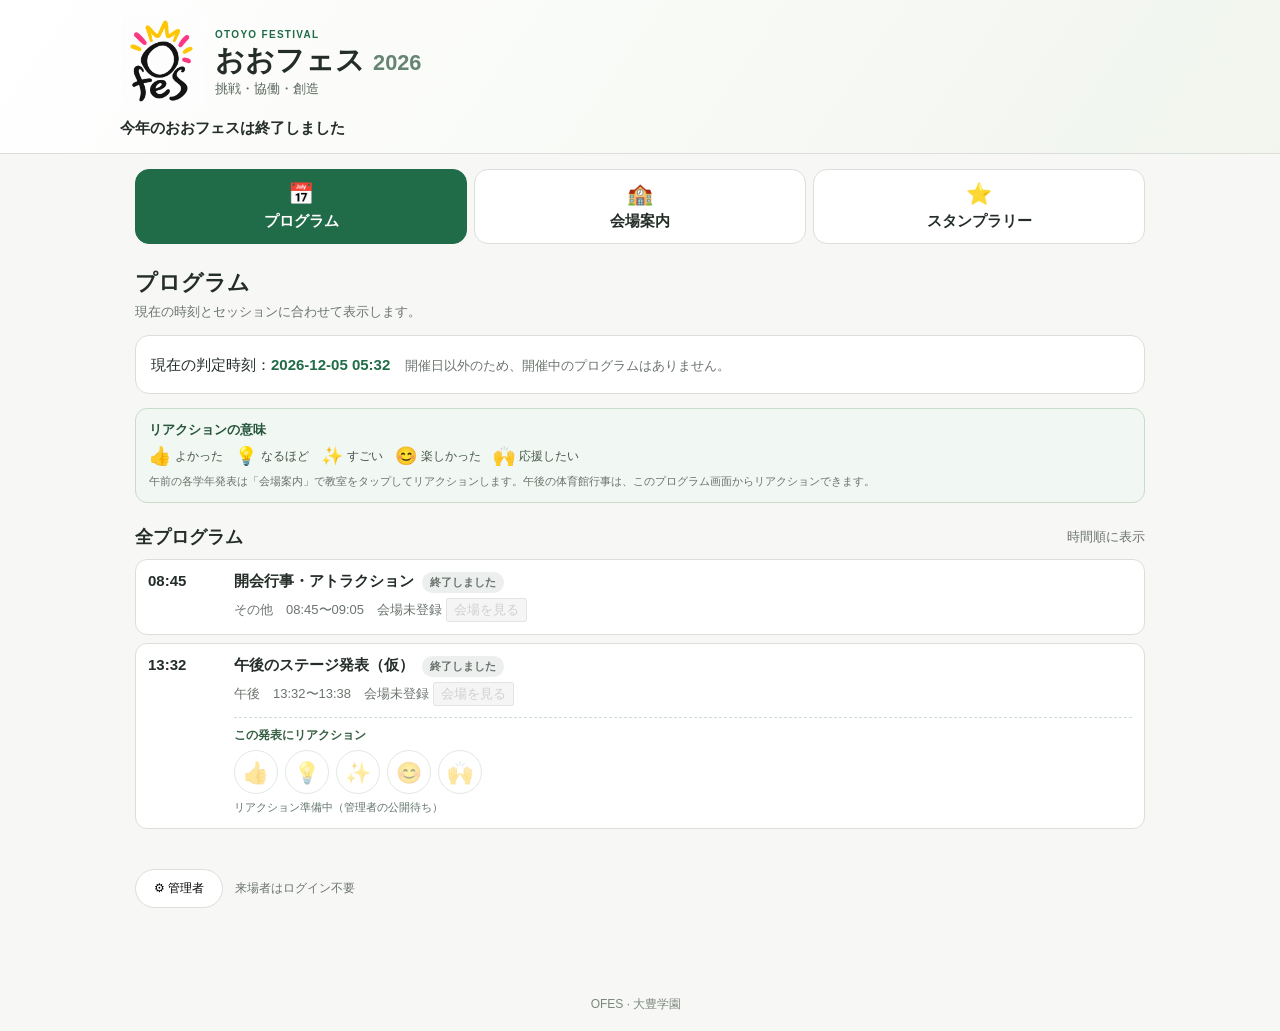
<file: test-static.html>
<!doctype html>
<html lang="ja">
<head>
  <meta charset="utf-8">
  <meta name="viewport" content="width=device-width, initial-scale=1, viewport-fit=cover">
  <meta name="theme-color" content="#f8f7f3">
  <title>OFES｜おおフェス</title>
  <link rel="icon" type="image/png" href="assets/ofes-logo.png">
  <link rel="stylesheet" href="style.css?v=114">
  <script defer src="app.js?v=114"></script>
</head>
<body>
<header class="hero">
  <div class="hero-identity"><img src="assets/ofes-logo.png" alt="OFES"><div><span class="eyebrow">OTOYO FESTIVAL</span><h1>おおフェス <span id="heroYear">2026</span></h1><p id="heroSlogan">挑戦・協働・創造</p></div></div>
  <div class="hero-info"><span id="countdown">開催日まで、あと何日？</span><span id="previewTag" class="test-chip" hidden>テスト日時</span></div>
</header>
<main class="app-shell">
  <nav class="main-nav" aria-label="メインメニュー">
    <button type="button" class="nav active" data-tab="program"><span>📅</span>プログラム</button>
    <button type="button" class="nav" data-tab="venues"><span>🏫</span>会場案内</button>
    <button type="button" class="nav" data-tab="stamp"><span>⭐</span>スタンプラリー</button>
  </nav>

  <section class="tab-view active" id="tab-program">
    <div class="section-heading"><h2>プログラム</h2><p>現在の時刻とセッションに合わせて表示します。</p></div>
    <div id="timeStatus" class="notice-card"></div>
    <div class="reaction-guide" aria-label="リアクションの意味">
      <strong>リアクションの意味</strong>
      <div class="reaction-guide-items">
        <span><b aria-hidden="true">👍</b> よかった</span><span><b aria-hidden="true">💡</b> なるほど</span><span><b aria-hidden="true">✨</b> すごい</span><span><b aria-hidden="true">😊</b> 楽しかった</span><span><b aria-hidden="true">🙌</b> 応援したい</span>
      </div>
      <small>午前の各学年発表は「会場案内」で教室をタップしてリアクションします。午後の体育館行事は、このプログラム画面からリアクションできます。</small>
    </div>
    <div class="subheading"><h3>全プログラム</h3><span class="muted">時間順に表示</span></div>
    <div id="programList" class="program-list"></div>
  </section>

  <section class="tab-view" id="tab-venues">
    <div class="section-heading"><h2>会場案内</h2><p>棟を選ぶだけで、すべての階を縦に続けて確認できます。</p></div>
    <div class="building-tabs" id="buildingTabs" role="group" aria-label="会場案内の建物を選択">
      <button type="button" data-building="campus" class="active" aria-pressed="true">🏫<span>学校全体</span></button>
      <button type="button" data-building="zenki" aria-pressed="false">🏠<span>前期棟</span></button>
      <button type="button" data-building="koki" aria-pressed="false">🏢<span>後期棟</span></button>
    </div>
    <div class="session-label">表示する時間帯（セッション）</div>
    <div class="session-switch" id="sessionSwitch" aria-label="時間帯を選択"></div>
    <div id="mapSummary" class="info-strip" aria-live="polite"></div>
    <div class="reaction-guide compact" aria-label="リアクションの意味">
      <strong>発表へのリアクション</strong>
      <div class="reaction-guide-items">
        <span><b aria-hidden="true">👍</b> よかった</span><span><b aria-hidden="true">💡</b> なるほど</span><span><b aria-hidden="true">✨</b> すごい</span><span><b aria-hidden="true">😊</b> 楽しかった</span><span><b aria-hidden="true">🙌</b> 応援したい</span>
      </div>
      <small>教室をタップすると、その会場の各学年発表が時間順に表示されます。各発表カードのアイコンだけをタップして感想を届けます。</small>
    </div>
    <p class="map-usage">最初は図面全体が見える大きさで表示します。拡大したときは図の中をスクロールできます。<strong>＋・−</strong> または2本指で拡大・縮小できます。会場をタップすると、各階の図の下に予定が表示されます。</p>
    <div id="visitorMaps" class="floor-stack" aria-label="校舎のフロア図"></div>
    <div class="legend"><span><i class="now"></i>選択中の時間帯で使用</span><span><i class="neutral"></i>登録済み会場</span></div>
  </section>

  <section class="tab-view" id="tab-stamp">
    <div class="section-heading"><h2>スタンプラリー</h2><p>校内5か所のQRコードを探そう。</p></div>
    <div id="stampProgress"></div><div id="stampCards" class="stamp-grid"></div>
  </section>
<div class="admin-entry"><button type="button" id="openAdmin">⚙ 管理者</button><span>来場者はログイン不要</span></div>
</main>

<div id="loginModal" class="modal" hidden><div class="modal-inner"><h2>管理画面を開く</h2><p class="muted">このパスワードはブラウザ内の試作設定を編集するための簡易ロックです。Firebaseの権限を与えるものではありません。</p><form id="loginForm"><label>管理者パスワード<input type="password" id="adminPassword" required autocomplete="current-password"></label><p id="loginError" class="error"></p><div class="modal-actions"><button type="button" class="btn light" id="cancelLogin">キャンセル</button><button type="submit" class="btn primary">ログイン</button></div></form></div></div>

<section id="adminPanel" class="admin-panel" hidden>
  <header class="admin-header"><div><span class="eyebrow">ADMINISTRATOR</span><h2>OFES 管理画面</h2><p>Ver.1.14 · 発表グループ別集計／合同発表対応</p></div><button id="closeAdmin" class="btn light">閉じる ×</button></header>
  <nav class="admin-tabs" id="adminNav" aria-label="管理項目"><button data-admin="firebase" class="active">🔑 Firebase接続</button><button data-admin="venues">会場・配置図</button><button data-admin="program">プログラム</button><button data-admin="reactions">リアクション集計</button><button data-admin="basic">年度・時刻テスト</button><button data-admin="notice">お知らせPDF</button><button data-admin="data">データ保存</button></nav>

  <div class="admin-page active" id="admin-firebase">
  <div class="editor-card firebase-setup">
    <h3>Googleログイン・Firebase接続</h3>
    <p class="muted">開発用プロジェクト <strong>ofes-dev</strong> に接続します。管理者Googleログイン後、「データ保存」からFirestoreへ公開できます。</p>
    <div class="firebase-status-grid">
      <div class="firebase-status-item"><span>SDKの状態</span><strong id="firebaseSdkStatus" aria-live="polite">読み込み中…</strong></div>
      <div class="firebase-status-item"><span>Googleログイン</span><strong id="firebaseAuthStatus" aria-live="polite">確認中…</strong></div>
      <div class="firebase-status-item"><span>Firestore公開</span><strong id="firebaseCloudStatus">確認中…</strong></div>
    </div>
    <div class="row-actions">
      <button type="button" class="btn primary" id="firebaseSignIn" disabled>Googleでログイン</button>
      <button type="button" class="btn light" id="firebaseSignOut" hidden>ログアウト</button>
    </div>
    <p id="firebaseAuthMessage" class="caption" role="status">Firebase SDKを読み込んでいます。</p>
    <div id="firebaseAccount" class="firebase-account" hidden>
      <p><strong>ログイン中のGoogleアカウント</strong></p>
      <p id="firebaseUserEmail" class="firebase-value"></p>
      <label>Firebase AuthenticationのUID（管理者登録に使用）
        <input id="firebaseUserUid" type="text" readonly aria-label="Firebase UID">
      </label>
      <button type="button" class="btn light" id="firebaseCopyUid">UIDをコピー</button>
      <p class="caption">UIDは管理者を特定するための識別子です。ログインしただけでは管理者の書き込み権限は付与されません。</p>
    </div>
    <hr class="subtle-line">
    <h4>Firestore接続確認（任意）</h4>
    <p class="muted">ログイン中の管理者によるFirestoreの読み取り権限を確認します。管理者UIDに読み取り権限が付いていれば、診断用データがなくても「読み取り成功」と表示されます。</p>
    <button type="button" class="btn light" id="firebaseReadTest" disabled>読み取りを確認する</button>
    <p id="firebaseReadResult" class="caption" role="status">Googleでログインすると確認できます。</p>
  </div>
</div>

  <div class="admin-page" id="admin-venues">
    <div class="admin-intro"><b>使い方</b>　①図面を選ぶ → ②「新規会場」を押す → ③教室の枠をドラッグで囲む → ④会場名を入力して保存。既存会場の位置も指定し直せます。<p class="caption"><strong>重要：</strong>編集内容は一度このブラウザの「下書き」に保存されます。来場者へ反映するには「データ保存」タブの「Firestoreへ公開」を押してください。JSONバックアップも残せます。</p></div>
    <div class="admin-venue-layout">
      <div class="admin-canvas-col">
        <div class="admin-canvas-tools"><label>配置図を選択<select id="adminMapSelect"></select></label><div class="tool-buttons"><button id="newVenue" class="btn primary">＋ 新規会場</button><button id="redrawVenue" class="btn light">位置を指定し直す</button><button id="cancelDrawing" class="btn light">選択解除</button></div></div>
        <p id="drawGuide" class="draw-guide">図面の枠をタップすると編集できます。</p>
        <div class="admin-map-window" id="adminWindow"><div class="admin-map-stage" id="adminStage"><img id="adminMapImage" draggable="false" alt="会場登録用配置図"><div class="map-zone-layer editor-zones" id="adminZoneLayer"></div><div class="draw-layer" id="drawLayer"></div></div></div>
        <p class="caption">※ 図面の線は変更しません。教室などの範囲を透明な枠として重ねて登録します。</p>
      </div>
      <div class="admin-form-col">
        <div class="editor-card"><h3>会場情報</h3><p id="emptyVenueNote" class="muted">会場を選択するか、新規会場を登録してください。</p>
          <form id="venueForm" hidden>
            <label>会場ID<input id="zoneId" maxlength="32" placeholder="例：Z1-01" required></label>
            <p class="caption">会場IDは変更できます。既存会場のIDを変更して保存すると、その会場を指定しているプログラムも新しいIDへ自動更新されます。同じIDは重複登録できません。</p>
            <label>会場名<input id="zoneName" maxlength="48" placeholder="例：9年生教室" required></label>
            <label>補足情報（任意）<input id="zoneNote" maxlength="100" placeholder="例：探究学習の展示"></label>
            <label>種類<select id="zoneKind"><option value="classroom">教室</option><option value="exhibit">展示場所</option><option value="hall">体育館・ホール</option><option value="building">建物</option><option value="parking">駐車場・入口</option><option value="other">その他</option></select></label>
            <div class="four-cols"><label>左位置 %<input id="zoneX" type="number" min="0" max="100" step="0.1"></label><label>上位置 %<input id="zoneY" type="number" min="0" max="100" step="0.1"></label><label>幅 %<input id="zoneW" type="number" min="0.1" max="100" step="0.1"></label><label>高さ %<input id="zoneH" type="number" min="0.1" max="100" step="0.1"></label></div>
            <div class="row-actions"><button type="submit" class="btn primary">この会場を保存</button><button type="button" id="attachDemo" class="btn light">リアクション表示を試す</button><button type="button" id="deleteVenue" class="btn danger">削除</button></div><p class="caption reaction-test-note">発表をまだ登録していない会場でも、セッション①の仮発表でリアクションの見え方を試せます。本番で記録・集計するには「プログラム」でセッション・学年・発表内容を登録し、Firestoreへ公開してください。</p>
          </form>
        </div>
        <div class="editor-card"><h3>この図に登録した会場</h3><div id="mapZoneList" class="venue-list"></div></div>
      </div>
    </div>
  </div>

  <div class="admin-page" id="admin-program">
    <div class="admin-intro"><strong>入力は2段階です。</strong> ①セッション①〜④の時間帯を設定 → ②会場を選び、セッション・発表学年（複数可）・発表グループ・発表内容を登録します。同じ時間帯を会場ごとに繰り返し入力する必要はありません。変更はこのブラウザの下書きに保存され、「データ保存」からFirestoreへ公開すると来場者へ反映されます。</div>
    <div id="adminPrograms"></div>
  </div>

  <div class="admin-page" id="admin-reactions">
    <div class="editor-card reaction-batch-card">
      <h3>リアクションを一括集計</h3>
      <p class="muted">午前・午後のリアクション対象発表を、発表グループごとにFirestoreから集計します。同じ学年の複数グループは別々に表示し、合同発表は該当する各学年のPDFページに掲載します。個々の投票者情報は表示しません。</p>
      <div class="row-actions"><button type="button" id="reactionStatsLoadAll" class="btn primary">全発表を一括集計</button><button type="button" id="reactionStatsPdf" class="btn light" disabled>集計表をPDF出力（印刷画面）</button></div>
      <p id="reactionStatsAllMessage" class="caption" role="status">管理者Googleログイン後に集計できます。</p>
      <div id="reactionStatsAllResult" class="reaction-all-result" hidden></div>
      <p class="caption">PDFは学年ごとにまとめますが、合計にはせず、発表グループごとの行を残します。合同発表は該当する各学年のページに掲載します。リアクション欄はアイコンのみの細い列です。</p>
    </div>
    <div class="editor-card basic-card">
      <h3>個別の発表を確認</h3>
      <p class="muted">必要なときだけ、1つの発表を選んで詳しく確認できます。</p>
      <label>集計する発表<select id="reactionStatsProgram"><option value="">公開済みの発表を読み込み中…</option></select></label>
      <button type="button" id="reactionStatsLoad" class="btn primary">この発表の集計を表示</button>
      <p id="reactionStatsMessage" class="caption" role="status">管理者Googleログイン後に確認できます。</p>
      <div id="reactionStatsResult" class="reaction-stats-result" hidden></div>
      <button type="button" id="reactionStatsExport" class="btn light" disabled>表示中の集計をCSVで保存</button>
      <p class="caption">ランキング表示は行いません。来場者向け画面にも投票数は表示しません。</p>
    </div>
  </div>

  <div class="admin-page" id="admin-basic">
    <div class="editor-card basic-card">
      <h3>年度設定</h3>
      <label>年度<input id="settingYear" type="text" maxlength="10"></label>
      <label>開催日<input id="settingDate" type="date"></label>
      <label>スローガン<input id="settingSlogan" type="text" maxlength="80"></label>
      <label>リアクション受付終了（日本時間）<input id="reactionDeadline" type="datetime-local" step="60"></label>
      <p class="caption">受付終了後は追加・押し直し・取り消しができません。端末の時計ではなくFirestore側の時刻でも受付期限を確認します。</p>
      <button id="saveBasic" class="btn primary">年度・リアクション設定を保存</button>
    </div>
    <div class="editor-card basic-card">
      <h3>テスト日時モード</h3><p class="muted">実際の開催日を待たずに、プログラムと会場案内の色が切り替わるか確認できます。</p>
      <label class="check"><input type="checkbox" id="testEnabled"> テスト日時を使う</label>
      <label>テスト日<input type="date" id="testDate"></label>
      <label>テスト時刻<input type="time" id="testTime" step="60"></label>
      <input id="testSlider" type="range" min="480" max="930" step="1" aria-label="テスト時刻を動かす">
      <strong class="clock" id="testTimeText">09:25</strong>
      <div class="quick-buttons"><button data-quick="09:25" class="btn light">09:25</button><button data-quick="10:05" class="btn light">10:05</button><button data-quick="13:35" class="btn light">13:35</button></div>
      <p class="caption">テスト日時はこのブラウザ専用です。Firestoreへは公開されず、来場者には実時刻で表示されます。</p>
    </div>
  </div>

  <div class="admin-page" id="admin-notice">
    <div class="editor-card notice-card-admin">
      <h3>保護者向けお知らせPDF</h3>
      <p class="muted">QRコード付きのA4・1枚のお知らせを作成します。タイトル・案内文・発行者は変更できます。アプリの使い方とスマートフォンのホーム画面への追加方法は自動で入ります。</p>
      <label>文書タイトル<input id="noticeTitle" maxlength="80"></label>
      <label>保護者向け案内文<textarea id="noticeMessage" rows="7" maxlength="1200"></textarea></label>
      <label>発行者<input id="noticeIssuer" maxlength="80"></label>
      <div class="notice-url-box"><strong>QRコードのリンク先</strong><code id="noticeAppUrl"></code><p class="caption">現在は開発用GitHub PagesのQRコードです。学校アカウントへ正式移行するときに、学校用URLのQRコードへ一度だけ差し替えます。</p></div>
      <div class="row-actions"><button type="button" id="saveNotice" class="btn primary">文面を保存</button><button type="button" id="printNotice" class="btn light">A4 PDF出力（印刷画面）</button></div>
    </div>
    <div class="editor-card notice-help"><h3>PDFに自動で入る内容</h3><ul><li>開催日・スローガン</li><li>プログラム、会場案内、スタンプラリー、リアクションの使い方</li><li>OFESへのQRコード</li><li>iPhone（Safari）でホーム画面に追加する手順</li><li>Android（Chrome）でホーム画面に追加する手順</li></ul></div>
  </div>

  <div class="admin-page" id="admin-data">
    <div class="editor-card basic-card"><h3>Firestoreへ公開する</h3>
      <p>教室・プログラム・年度の編集内容は、まず<strong>このブラウザの下書き</strong>に保存されます。確認が済んだら<strong>「Firestoreへ公開」</strong>を押してください。公開した内容は来場者の画面に共有されます。</p>
      <p class="cloud-state" id="firebasePublishSummary" role="status">公開データを確認中…</p>
      <div class="row-actions"><button type="button" id="firebasePublish" class="btn primary" disabled>Firestoreへ公開</button><button type="button" id="firebaseLoadDraft" class="btn light" disabled>公開データを編集用に読み込む</button></div>
      <p id="firebasePublishMessage" class="caption" role="status">管理者Googleログイン後に公開できます。</p>
      <p class="caption"><strong>注意：</strong>公開するのは年度・開催日・スローガン・会場・プログラム・リアクション受付期限です。管理者の<strong>テスト日時</strong>と、来場者の<strong>スタンプ取得状況</strong>は公開・上書きしません。「公開データを編集用に読み込む」は現在の下書きを置き換えるため、先にJSONバックアップを保存してください。</p>
    </div>
    <div class="editor-card basic-card"><h3>JSONバックアップ（引き継ぎ用）</h3>
      <p>ブラウザや端末を変更する前に、設定JSONを保存してください。古いバージョンで登録した教室データも引き継げます。</p>
      <button id="exportJson" class="btn primary">下書きの設定JSONを書き出す</button>
      <label>設定JSONを読み込む<input type="file" id="importJson" accept=".json,application/json"></label>
      <button id="resetAll" class="btn danger">このブラウザの下書きを初期化</button>
      <p class="caption">JSONの読み込みや下書きの初期化ではFirestoreの公開データは変更されません。公開する場合は明示的に「Firestoreへ公開」を押してください。</p>
    </div>
  </div>
</section>
<footer>OFES · 大豊学園 <span id="saveToast" aria-live="polite"></span></footer>
</body>
</html>
</file>
<file: style.css>
:root{--ink:#242d28;--muted:#6b736d;--line:#dadfd9;--bg:#f7f8f5;--green:#206c49;--greenlight:#e5f3ea;--amber:#f2bc4a}
*{box-sizing:border-box}html{scroll-behavior:smooth}body{font-family:-apple-system,BlinkMacSystemFont,"Hiragino Kaku Gothic ProN","Yu Gothic",Meiryo,sans-serif;margin:0;background:var(--bg);color:var(--ink);font-size:15px}button,input,select,textarea{font:inherit}button{cursor:pointer}button:focus-visible,input:focus-visible,select:focus-visible{outline:3px solid #67af8a;outline-offset:2px}button[disabled]{opacity:.55;cursor:not-allowed}[hidden]{display:none!important}
.hero{background:linear-gradient(125deg,#fff,#f1f5ee);border-bottom:1px solid var(--line);padding:15px max(18px,calc((100vw - 1040px)/2));}.hero-identity{display:flex;gap:12px;align-items:center}.hero-identity img{width:67px;height:67px;object-fit:contain;background:#fff;border:1px solid var(--line);border-radius:16px}.hero h1{font-size:clamp(20px,4vw,29px);line-height:1.2;margin:2px 0}.hero h1 span{font-size:.75em;color:#668474}.hero p{margin:0;color:#59675c;font-size:13px}.eyebrow{font-size:10px;font-weight:800;letter-spacing:.13em;color:var(--green)}.hero-info{margin-top:12px;display:flex;gap:10px;align-items:center;font-weight:750}.test-chip{background:#fff0c9;color:#835b02;padding:4px 9px;border-radius:99px;font-size:12px}.app-shell{max-width:1040px;margin:0 auto;padding:15px 15px 70px}.main-nav{display:grid;grid-template-columns:repeat(3,1fr);gap:7px}.nav{background:#fff;border:1px solid var(--line);border-radius:14px;padding:12px 5px;font-weight:750;font-size:clamp(11px,2.5vw,15px);display:flex;gap:6px;flex-direction:column;align-items:center;color:var(--ink);min-height:70px}.nav span{font-size:21px}.nav.active{background:var(--green);color:#fff;border-color:var(--green)}.tab-view{display:none}.tab-view.active{display:block}.section-heading{margin:24px 0 14px}.section-heading h2{margin:0 0 5px;font-size:22px}.section-heading p{margin:0;color:var(--muted);font-size:13px}.notice-card,.info-strip,.detail-card,.editor-card,.controls-box,.admin-intro{background:#fff;border:1px solid var(--line);border-radius:14px;padding:15px}.notice-card{line-height:1.8}.notice-card strong{color:var(--green)}.subheading{display:flex;align-items:center;justify-content:space-between;flex-wrap:wrap;gap:10px;margin-top:22px}.subheading h3{margin:0}.muted,.caption{color:var(--muted);font-size:13px;line-height:1.6}.program-list{display:grid;gap:8px;margin:10px 0}.program-row{display:grid;grid-template-columns:74px 1fr;gap:12px;background:#fff;border:1px solid var(--line);border-radius:12px;padding:12px}.program-row.on{border:2px solid var(--green);background:#f0faf3}.program-row .time{font-weight:850;font-variant-numeric:tabular-nums}.program-row .where{color:var(--muted);font-size:13px;margin-top:5px}.program-row .tag{background:var(--green);color:#fff;padding:3px 7px;border-radius:10px;font-size:11px;margin-left:8px}.form-line{display:flex;gap:12px;flex-wrap:wrap}.form-line label{flex:1;min-width:180px}.controls-box{margin-bottom:12px}label{display:grid;gap:5px;font-size:13px;font-weight:700}input,select,textarea{border:1px solid #bcc8bf;border-radius:9px;background:white;padding:10px 11px;max-width:100%;min-width:0}input:read-only{background:#f2f3f0}.session-label{font-weight:750;margin:14px 0 8px}.session-switch,.segment,.quick-buttons{display:flex;gap:5px;flex-wrap:wrap}.session-switch button,.segment button{background:#fff;border:1px solid var(--line);padding:9px 12px;border-radius:999px;color:var(--ink);font-weight:750}.session-switch button.active,.segment button.active{background:var(--green);color:#fff;border-color:var(--green)}.info-strip{margin:12px 0;color:#466452;font-size:13px;line-height:1.6;background:#f1f7f2}.map-toolbar{display:flex;justify-content:space-between;align-items:center;margin:15px 0 8px;gap:10px;font-weight:800}.map-toolbar>div{display:flex;gap:8px;align-items:center}.icon-btn{width:35px;height:35px;background:#fff;border:1px solid var(--line);border-radius:8px;font-size:21px}.map-window,.admin-map-window{overflow:auto;border-radius:13px;background:#fff;border:1px solid var(--line);overscroll-behavior:contain;max-height:74vh}.map-stage,.admin-map-stage{position:relative;width:100%;margin:0 auto;touch-action:pan-x pan-y;user-select:none}.map-stage img,.admin-map-stage img{width:100%;height:auto;display:block;pointer-events:none;user-select:none}.map-zone-layer{position:absolute;inset:0;pointer-events:none}.zone{position:absolute;display:flex;align-items:center;justify-content:center;padding:3px;border:1.5px solid rgba(33,99,65,.46);background:rgba(37,107,71,.08);border-radius:3px;color:#194e34;font-weight:750;font-size:clamp(10px,1.3vw,14px);text-align:center;overflow:hidden;line-height:1.3;pointer-events:auto;cursor:pointer}.zone:hover{border-width:2px;background:rgba(47,117,74,.19)}.zone.on{background:rgba(47,155,79,.45);border:3px solid #1b873d;color:#063c1a}.zone.on .zone-caption{background:#ffffffd7;border-radius:4px;padding:2px;max-width:100%}.zone.selected{border:3px solid #fd932e;background:rgba(255,177,54,.35);color:#55340c;z-index:3}.zone-caption{white-space:normal;overflow-wrap:anywhere}.legend{display:flex;flex-wrap:wrap;gap:17px;margin:11px 3px 18px;font-size:12px;color:var(--muted)}.legend span{display:flex;align-items:center;gap:7px}.legend i{width:18px;height:12px;border-radius:2px;border:2px solid}.legend i.now{background:#87c99c;border-color:#20823d}.legend i.neutral{background:#eaf6ee;border-color:#90baa2}.detail-card{margin-top:14px;min-height:90px}.detail-card h3{font-size:18px;margin:0 0 10px}.detail-card ul{padding-left:18px;margin:8px 0}.detail-card li{line-height:1.75}.detail-card .pill{display:inline-block;background:#eef4ef;color:#20533b;border-radius:8px;padding:2px 8px;margin:2px}.stamp-grid{display:grid;grid-template-columns:repeat(auto-fit,minmax(130px,1fr));gap:9px}.stamp-item{padding:18px 10px;background:#fff;border:1px solid var(--line);text-align:center;border-radius:14px}.stamp-item .star{font-size:28px;opacity:.25}.stamp-item.got .star{opacity:1}.stamp-item small{display:block;color:var(--muted)}.admin-entry{margin-top:40px;display:flex;align-items:center;gap:12px;color:var(--muted);font-size:12px}.admin-entry button{border:1px solid var(--line);padding:10px 18px;background:#fff;border-radius:99px}.modal{position:fixed;inset:0;background:#0008;z-index:1000;display:grid;place-items:center;padding:20px}.modal-inner{width:min(400px,100%);background:#fff;border-radius:18px;padding:24px}.modal-inner h2{margin-top:0}.modal-inner form{display:grid;gap:12px}.modal-actions{display:flex;justify-content:flex-end;gap:8px}.error{color:#b22a22;min-height:1em}.btn{border:1px solid var(--line);border-radius:10px;padding:10px 15px;font-weight:750;min-height:38px}.btn.primary{background:var(--green);color:#fff;border-color:var(--green)}.btn.light{background:#fff;color:var(--ink)}.btn.danger{background:#fff2ef;color:#a72d24;border-color:#f0b6af}.admin-panel{position:fixed;z-index:900;inset:0;overflow-y:auto;background:var(--bg);padding:16px max(12px,calc((100vw - 1220px)/2));}.admin-header{display:flex;align-items:center;justify-content:space-between;gap:10px;background:white;border:1px solid var(--line);border-radius:14px;padding:13px 18px}.admin-header h2{font-size:21px;margin:4px 0}.admin-header p{margin:0;color:var(--muted);font-size:12px}.admin-tabs{display:flex;gap:7px;overflow-x:auto;padding:16px 0}.admin-tabs button{white-space:nowrap;border:1px solid var(--line);border-radius:999px;padding:10px 15px;background:white;font-weight:800}.admin-tabs button.active{background:var(--green);color:#fff}.admin-page{display:none}.admin-page.active{display:block}.admin-intro{line-height:1.7;background:#eff8f0;margin-bottom:13px}.admin-venue-layout{display:grid;grid-template-columns:minmax(0,1.6fr) minmax(310px,1fr);gap:13px}.admin-canvas-tools{background:white;border:1px solid var(--line);border-radius:12px;padding:11px;display:grid;gap:12px}.tool-buttons{display:flex;flex-wrap:wrap;gap:7px}.draw-guide{font-size:13px;font-weight:750;color:var(--green);min-height:1.5em}.admin-map-window{max-height:68vh}.admin-map-stage.drawing,.admin-map-stage.drawing *{cursor:crosshair!important}.draw-layer{position:absolute;inset:0;pointer-events:none}.admin-map-stage.drawing .draw-layer{pointer-events:auto;touch-action:none}.draw-preview{position:absolute;background:rgba(255,173,36,.36);outline:2px dashed #f38212;pointer-events:none}.editor-card{margin-bottom:12px}.editor-card h3{margin:0 0 14px;font-size:16px}.editor-card form{display:grid;gap:11px}.four-cols{display:grid;grid-template-columns:repeat(2,minmax(0,1fr));gap:8px}.four-cols input{width:100%}.row-actions{display:flex;gap:7px;flex-wrap:wrap;margin-top:7px}.venue-list{display:grid;gap:6px}.venue-list button{background:#f6f8f5;border:1px solid var(--line);border-radius:10px;text-align:left;padding:9px;display:flex;justify-content:space-between;gap:10px}.venue-list button.current{border:2px solid var(--green);background:#e8f6ea}.venue-list small{color:var(--muted)}.basic-card{max-width:650px;display:grid;gap:12px}.basic-card>.check{display:flex;align-items:center;gap:8px}.check input{width:auto}.clock{font-size:26px;background:#eaf4eb;padding:12px;border-radius:11px;text-align:center;font-variant-numeric:tabular-nums}.admin-program-list{display:grid;gap:8px}.admin-program-row{display:grid;grid-template-columns:115px 115px minmax(180px,1fr) minmax(130px,1fr) 80px;gap:8px;align-items:end;background:white;border:1px solid var(--line);border-radius:12px;padding:12px}.admin-program-row input,.admin-program-row select{width:100%}.admin-program-row button{height:40px}#addProgram{margin-top:12px}footer{text-align:center;color:#7b867e;font-size:12px;padding:18px}#saveToast{font-weight:750;color:var(--green);margin-left:8px}
@media(max-width:800px){.admin-venue-layout{grid-template-columns:1fr}.admin-program-row{grid-template-columns:1fr 1fr}.admin-program-row label:nth-child(3),.admin-program-row label:nth-child(4){grid-column:1/-1}.admin-program-row button{grid-column:2}.admin-panel{padding:10px}.admin-header h2{font-size:18px}}
@media(max-width:480px){.app-shell{padding:11px}.hero{padding:12px}.main-nav{gap:4px}.nav{min-height:64px;font-size:11px;padding:8px 3px}.nav span{font-size:18px}.program-row{grid-template-columns:59px 1fr}.section-heading h2{font-size:19px}.session-switch button{padding:9px 10px}.map-window{max-height:65vh}.admin-header{padding:10px}.admin-header p{display:none}.admin-header .btn{font-size:12px;padding:8px}}

.zone.on.selected{background:rgba(47,155,79,.45);border-color:#eb9d32;color:#063c1a}

/* Firebase Authentication connection test */
.firebase-setup{max-width:780px;line-height:1.65}.firebase-setup h3{font-size:19px}.firebase-setup h4{margin:10px 0 4px}.firebase-setup code{background:#eef2ee;padding:2px 5px;border-radius:5px}.firebase-status-grid{display:grid;grid-template-columns:repeat(3,minmax(0,1fr));gap:8px;margin:15px 0}.firebase-status-item{display:grid;gap:4px;padding:12px;border:1px solid var(--line);border-radius:10px;background:#fafcf9}.firebase-status-item span{font-size:12px;color:var(--muted)}.firebase-status-item strong{font-size:13px;overflow-wrap:anywhere}.firebase-account{padding:14px;background:#edf7ed;border:1px solid #c9dec9;border-radius:12px;margin:10px 0;display:grid;gap:9px}.firebase-account[hidden]{display:none}.firebase-account p{margin:0}.firebase-account input{max-width:570px;width:100%;font-size:13px}.firebase-account .btn{justify-self:start}.firebase-value{font-weight:700;overflow-wrap:anywhere}.subtle-line{border:0;border-top:1px solid var(--line);margin:18px 0}.firebase-error{color:#a4261d!important}.firebase-ok{color:#1b6c44!important}.firebase-info{color:#59675c!important}.firebase-loading{color:#996007!important}
@media(max-width:560px){.firebase-status-grid{grid-template-columns:1fr}}


/* Ver.1.1: public venue guide: one page per building, stacked floor diagrams. */
.building-tabs{display:grid;grid-template-columns:repeat(4,minmax(0,1fr));gap:7px;position:sticky;top:0;z-index:20;background:var(--bg);padding:8px 0 10px;margin-bottom:2px}
.building-tabs button{display:flex;align-items:center;justify-content:center;gap:6px;padding:12px 4px;min-height:48px;border:1px solid var(--line);border-radius:12px;background:#fff;color:var(--ink);font-weight:800;font-size:14px}
.building-tabs button.active{background:var(--green);border-color:var(--green);color:white;box-shadow:0 2px 5px #244e2b22}.building-tabs .return-program{background:#fff8e7;border-color:#e2c36c;color:#5b4510}.building-tabs .return-program:hover{background:#fff1c7}
.map-usage{font-size:12px;color:var(--muted);line-height:1.65;margin:12px 1px}
.floor-stack{display:grid;gap:18px;margin-top:14px}
.floor-card{min-width:0;background:white;border:1px solid var(--line);border-radius:16px;padding:11px;scroll-margin-top:80px;box-shadow:0 1px 3px #172d180a}
.floor-card-header{display:flex;align-items:center;justify-content:space-between;gap:8px;margin:0 0 11px}
.floor-card-header h3{margin:0;font-size:20px;color:var(--ink)}
.floor-subtitle{font-size:12px;color:var(--muted)}
.floor-count{white-space:nowrap;background:var(--greenlight);color:#216746;border-radius:99px;padding:5px 10px;font-size:12px;font-weight:750}
.floor-tools{display:flex;align-items:center;justify-content:space-between;gap:8px;margin:0 0 7px;font-size:12px;color:var(--muted)}
.floor-zoom{display:flex;align-items:center;gap:4px;flex-shrink:0}
.floor-zoom button{border:1px solid var(--line);background:#fdfefd;min-width:33px;height:34px;padding:0 7px;border-radius:8px;color:var(--ink);font-size:19px;font-weight:700}
.floor-zoom .zoom-reset{font-size:12px;min-width:42px}
.floor-zoom span{min-width:44px;text-align:center;font-weight:800;color:var(--ink);font-variant-numeric:tabular-nums}
.floor-map-window{overflow:auto;border-radius:10px;background:#fff;border:1px solid #e0e4dc;overscroll-behavior-x:contain;max-height:min(65vh,650px)}
.floor-map-window .map-stage{position:relative;width:100%;user-select:none;touch-action:pan-x pan-y;margin:0;max-width:none}
.floor-map-window .map-stage img{width:100%;height:auto;display:block;pointer-events:none;user-select:none}
.floor-map-window .map-zone-layer{position:absolute;inset:0;pointer-events:none}
.floor-detail{margin-top:11px;background:#f3f8f2;border:1px solid #c7dfca;border-radius:11px;padding:12px;scroll-margin-top:70px}
.floor-detail h4{font-size:18px;margin:0 0 8px}
.floor-detail .pill{display:inline-block;background:#e5eee7;border-radius:8px;color:#2d664a;padding:2px 7px;font-size:12px}
.floor-detail p{margin:7px 0}
.floor-detail ul{margin:7px 0;padding-left:20px;line-height:1.8}
@media(max-width:520px){.building-tabs{gap:4px}.building-tabs button{font-size:11px;gap:3px;padding:8px 2px;min-height:50px}.building-tabs .return-program span{line-height:1.15}.floor-card{padding:9px}.floor-card-header h3{font-size:18px}.floor-tools>span{font-size:11px}.floor-zoom{gap:2px}.floor-zoom button{min-width:29px;height:32px}.floor-zoom span{min-width:37px;font-size:12px}.floor-zoom .zoom-reset{min-width:36px;font-size:11px;padding:0 3px}}

/* Ver.1.2: floor diagrams fit in full on first display; internal scroll only when zoomed. */
.floor-map-window{max-height:none;overflow:visible;}
.floor-map-window.is-zoomed{overflow:auto;max-height:min(70vh,680px);overscroll-behavior:contain;}
.floor-map-window .map-stage{margin:0 auto;max-width:none;}
.hero-identity img{width:83px;height:92px;object-fit:contain;background:#fff;border:0;border-radius:0;flex-shrink:0;}
@media(max-width:480px){.hero-identity img{width:70px;height:77px;}}

/* Ver.1.3 cloud publication */
.cloud-state {background:#edf6ee;border:1px solid #bbdcc4;border-radius:9px;padding:12px;margin:4px 0;color:#22563a;line-height:1.7}
.cloud-state.warning{background:#fff7e6;border-color:#edcf8c;color:#7a520c}
#firebasePublishMessage{font-weight:650}
#firebasePublish:disabled,#firebaseLoadDraft:disabled{opacity:.55;cursor:not-allowed}

/* Ver.1.4 — リアクション（小さな画面でも押しやすい5つの肯定的ボタン） */
.reaction-intro{color:#496a54;background:#eaf4eb;border-radius:10px;padding:9px 12px;font-size:12px;line-height:1.6}
.reactions-box{margin-top:11px;padding:10px 0 0;border-top:1px dashed #cfded2;min-width:0}
.reactions-title{font-size:12px;font-weight:750;color:#355e42;margin-bottom:7px}
.reaction-choices{display:flex;flex-wrap:wrap;gap:6px}
.reaction-choice{background:#fff;border:1px solid #becfbd;border-radius:18px;padding:8px 9px;min-height:40px;color:#263a2c;font-size:12px;font-weight:700;display:inline-flex;align-items:center;gap:3px}
.reaction-choice span{font-size:16px}.reaction-choice.is-selected{background:#d9f1df;border-color:#28724e;box-shadow:inset 0 0 0 1px #28724e;color:#154b32}
.reaction-choice.is-selected::after{content:'✓';font-weight:900}
.reaction-hint{font-size:11px!important;color:#61746a!important;margin:7px 0 0!important;line-height:1.5}
.floor-detail li{margin-bottom:14px}.floor-detail .reactions-box{background:#fff;border:1px solid #d8e5d8;border-radius:9px;padding:10px}
.reaction-stats-result{background:#f1f7f2;padding:13px;border-radius:11px;border:1px solid #c4ddc8;display:grid;gap:6px}
.reaction-stats-result p{margin:2px 0}.reaction-stat-row{display:flex;justify-content:space-between;align-items:center;gap:10px;padding:8px 10px;background:white;border:1px solid #e1ebe2;border-radius:8px}
@media(max-width:480px){.reaction-choice{font-size:11px;padding:8px 7px;min-height:40px}.reaction-choices{gap:5px}}

/* Ver.1.6: session-first program editor and venue status list */
.program-status{display:inline-block;margin-left:8px;padding:3px 8px;border-radius:999px;font-size:11px;font-weight:850;vertical-align:middle}.status-live{background:#188348;color:#fff}.status-upcoming{background:#fff2c8;color:#725205;border:1px solid #e6c75c}.status-ended{background:#ecefed;color:#68716b}.program-grade{display:inline-block;font-weight:850;color:#174e34}.venue-program-list{display:grid;gap:9px;margin-top:10px}.venue-program-item{border:1px solid var(--line);border-left-width:5px;border-radius:11px;padding:11px;background:#fff}.status-border-live{border-left-color:#188348;background:#f2fbf5}.status-border-upcoming{border-left-color:#d5a514}.status-border-ended{border-left-color:#a8b0aa}.venue-program-meta{display:flex;gap:8px;align-items:center;flex-wrap:wrap;color:var(--muted);font-size:12px}.venue-program-title{margin:7px 0 2px;font-weight:800;line-height:1.55}.program-step-card{max-width:980px}.step-title{display:flex;gap:12px;align-items:flex-start}.step-title>span{display:grid;place-items:center;flex:0 0 32px;width:32px;height:32px;border-radius:50%;background:var(--green);color:#fff;font-weight:900}.step-title h3{margin:2px 0 3px}.step-title p{margin:0}.session-time-grid{display:grid;gap:8px;margin-top:14px}.session-time-row{display:grid;grid-template-columns:minmax(120px,1fr) 150px 150px;gap:10px;align-items:end;background:#f7faf7;border:1px solid var(--line);padding:10px;border-radius:10px}.session-time-row strong{align-self:center}.venue-program-selector{max-width:520px;margin:14px 0}.venue-program-editor{display:grid;gap:8px}.venue-program-admin-heading{display:flex;gap:10px;align-items:center;flex-wrap:wrap}.venue-program-admin-heading span{background:#eef4ef;border-radius:8px;padding:3px 8px;color:#315c43;font-size:12px}.venue-program-admin-row{display:grid;grid-template-columns:minmax(155px,.9fr) minmax(120px,.8fr) minmax(240px,1.8fr) 95px 70px;gap:8px;align-items:end;background:#fff;border:1px solid var(--line);border-radius:12px;padding:11px}.venue-program-admin-row.legacy{grid-template-columns:minmax(180px,1.1fr) minmax(150px,.9fr) minmax(120px,.8fr) minmax(220px,1.5fr) 70px}.program-content-field input{width:100%}.derived-time{align-self:center;font-weight:800;color:#466452;white-space:nowrap}.legacy-program-list{display:grid;gap:8px}.other-programs{max-width:980px}.other-programs summary{font-weight:850;cursor:pointer}.reaction-intro{font-size:13px;color:var(--muted)}
@media(max-width:800px){.session-time-row{grid-template-columns:1fr 1fr}.session-time-row strong{grid-column:1/-1}.venue-program-admin-row,.venue-program-admin-row.legacy{grid-template-columns:1fr 1fr}.venue-program-admin-row .program-content-field{grid-column:1/-1}.venue-program-admin-row .derived-time{grid-column:1}.venue-program-admin-row button{grid-column:2}}

/* Ver.1.7: parent notice PDF */
.notice-card-admin textarea{width:100%;resize:vertical;min-height:150px}.notice-url-box{margin:12px 0;padding:12px;border:1px solid var(--line);border-radius:10px;background:#f7faf7}.notice-url-box code{display:block;margin-top:6px;padding:8px;background:#fff;border-radius:7px;word-break:break-all}.notice-help ul{line-height:1.9}

/* Ver.1.9: reaction UX - explain once, tap icons only; batch admin aggregation */
.reaction-guide{margin:14px 0 16px;padding:12px 13px;background:#f1f7f2;border:1px solid #c8dccb;border-radius:12px;display:grid;gap:8px}
.reaction-guide.compact{margin:10px 0 13px}
.reaction-guide>strong{font-size:13px;color:#24543a}
.reaction-guide-items{display:flex;flex-wrap:wrap;gap:7px 12px;align-items:center}
.reaction-guide-items span{display:inline-flex;align-items:center;gap:4px;font-size:12px;color:#43564a;white-space:nowrap}
.reaction-guide-items b{font-size:18px;line-height:1}
.reaction-guide small{color:var(--muted);font-size:11px;line-height:1.55}
.reactions-box{padding-top:9px}
.reactions-title{margin-bottom:6px}
.reaction-choices{gap:7px}
.reaction-choice{position:relative;width:44px;height:44px;min-width:44px;min-height:44px;padding:0;border-radius:50%;justify-content:center;display:inline-grid;place-items:center}
.reaction-choice span{font-size:21px;line-height:1}
.reaction-choice.is-selected::after{content:'✓';position:absolute;right:-2px;top:-4px;display:grid;place-items:center;width:17px;height:17px;border-radius:50%;background:#1f714a;color:white;font-size:11px;box-shadow:0 0 0 2px #fff}
.reaction-choice:disabled{opacity:.45;cursor:not-allowed}
.reaction-hint{margin-top:5px!important}
.reaction-batch-card{max-width:1100px}
.reaction-all-result{margin-top:12px;display:grid;gap:15px}
.reaction-grade-group{border:1px solid var(--line);border-radius:12px;background:#f8faf8;overflow:hidden}
.reaction-grade-group h4{margin:0;padding:10px 12px;background:#e9f3eb;color:#244f37;font-size:15px}
.reaction-all-table-wrap{overflow:auto}
.reaction-all-table{width:100%;border-collapse:collapse;background:#fff;font-size:12px;min-width:820px}
.reaction-all-table th,.reaction-all-table td{padding:8px 9px;border-top:1px solid #e3e8e3;text-align:left;vertical-align:top}
.reaction-all-table th{background:#f3f6f3;white-space:nowrap;color:#425247}
.reaction-all-table .count{text-align:center;font-variant-numeric:tabular-nums;font-weight:800}
.reaction-all-summary{display:flex;gap:10px;flex-wrap:wrap;margin:6px 0 0;color:var(--muted);font-size:12px}
.whole-program-row{grid-template-columns:170px 105px 105px minmax(190px,1fr) minmax(145px,1fr) 70px}
@media(max-width:800px){.whole-program-row{grid-template-columns:1fr 1fr}.whole-program-row label:nth-child(4),.whole-program-row label:nth-child(5){grid-column:1/-1}.whole-program-row button{grid-column:2}.reaction-guide-items{gap:6px 9px}.reaction-guide-items span{font-size:11px}}
@media(max-width:480px){.reaction-choice{width:42px;height:42px;min-width:42px;min-height:42px}.reaction-choice span{font-size:20px}.reaction-guide{padding:10px}.reaction-guide-items span{font-size:10.5px}}


/* Ver.1.10: show venue names even in small registered areas, and local reaction preview */
.zone{font-size:clamp(8.5px,1.15vw,13px)}
.zone-caption{display:block;max-width:100%;max-height:100%;overflow:hidden;line-height:1.12;text-wrap:balance}
.reaction-preview{background:#fff9e8!important;border-color:#ebc866!important}
.reaction-preview .reaction-hint{color:#7b5b08!important;font-weight:700}
.reaction-test-note{margin:9px 0 0;padding:9px 10px;background:#fff8e5;border:1px solid #ead8a1;border-radius:9px;color:#6c5a24}

/* Ver.1.12 */
.demo-data-card{border-left:4px solid #d7a624;background:#fffdf5}
.reaction-clear-card{max-width:820px;border:1px solid #efb9b3;background:#fffafa}
.reaction-clear-card h3{color:#8f2d26}
.reaction-clear-card .btn.danger{background:#b83a30;color:#fff;border-color:#b83a30}

/* Ver.1.14: session-grouped program display + presentation group field */
.program-group{display:inline-block;margin-right:5px;padding:2px 7px;border-radius:999px;background:#eef2ff;color:#3f4f79;font-size:11px;font-weight:800;vertical-align:middle}
.session-program-items{display:grid;gap:7px;margin-top:10px}
.session-program-item{display:grid;grid-template-columns:minmax(0,1fr) auto;gap:10px;align-items:center;padding:8px 10px;border:1px solid #dde5de;border-radius:10px;background:#fff}
.session-program-item .where{margin-top:3px}
.session-group-row.on .session-program-item{background:#f8fffa}
.venue-program-admin-row{grid-template-columns:minmax(150px,.85fr) minmax(150px,.9fr) minmax(130px,.75fr) minmax(240px,1.7fr) 95px 70px}
.venue-program-admin-row.legacy{grid-template-columns:minmax(175px,1fr) minmax(145px,.8fr) minmax(140px,.75fr) minmax(125px,.7fr) minmax(220px,1.4fr) 70px}
.whole-program-row{grid-template-columns:150px 95px 95px 145px 130px minmax(200px,1.5fr) minmax(135px,.9fr) 70px}
@media(max-width:900px){.venue-program-admin-row,.venue-program-admin-row.legacy,.whole-program-row{grid-template-columns:1fr 1fr}.venue-program-admin-row .program-content-field,.whole-program-row label:nth-child(6),.whole-program-row label:nth-child(7){grid-column:1/-1}.venue-program-admin-row .derived-time{grid-column:1}.venue-program-admin-row button,.whole-program-row button{grid-column:2}}
@media(max-width:480px){.session-program-item{grid-template-columns:1fr}.session-program-item .minilink{justify-self:start}}
</file>
